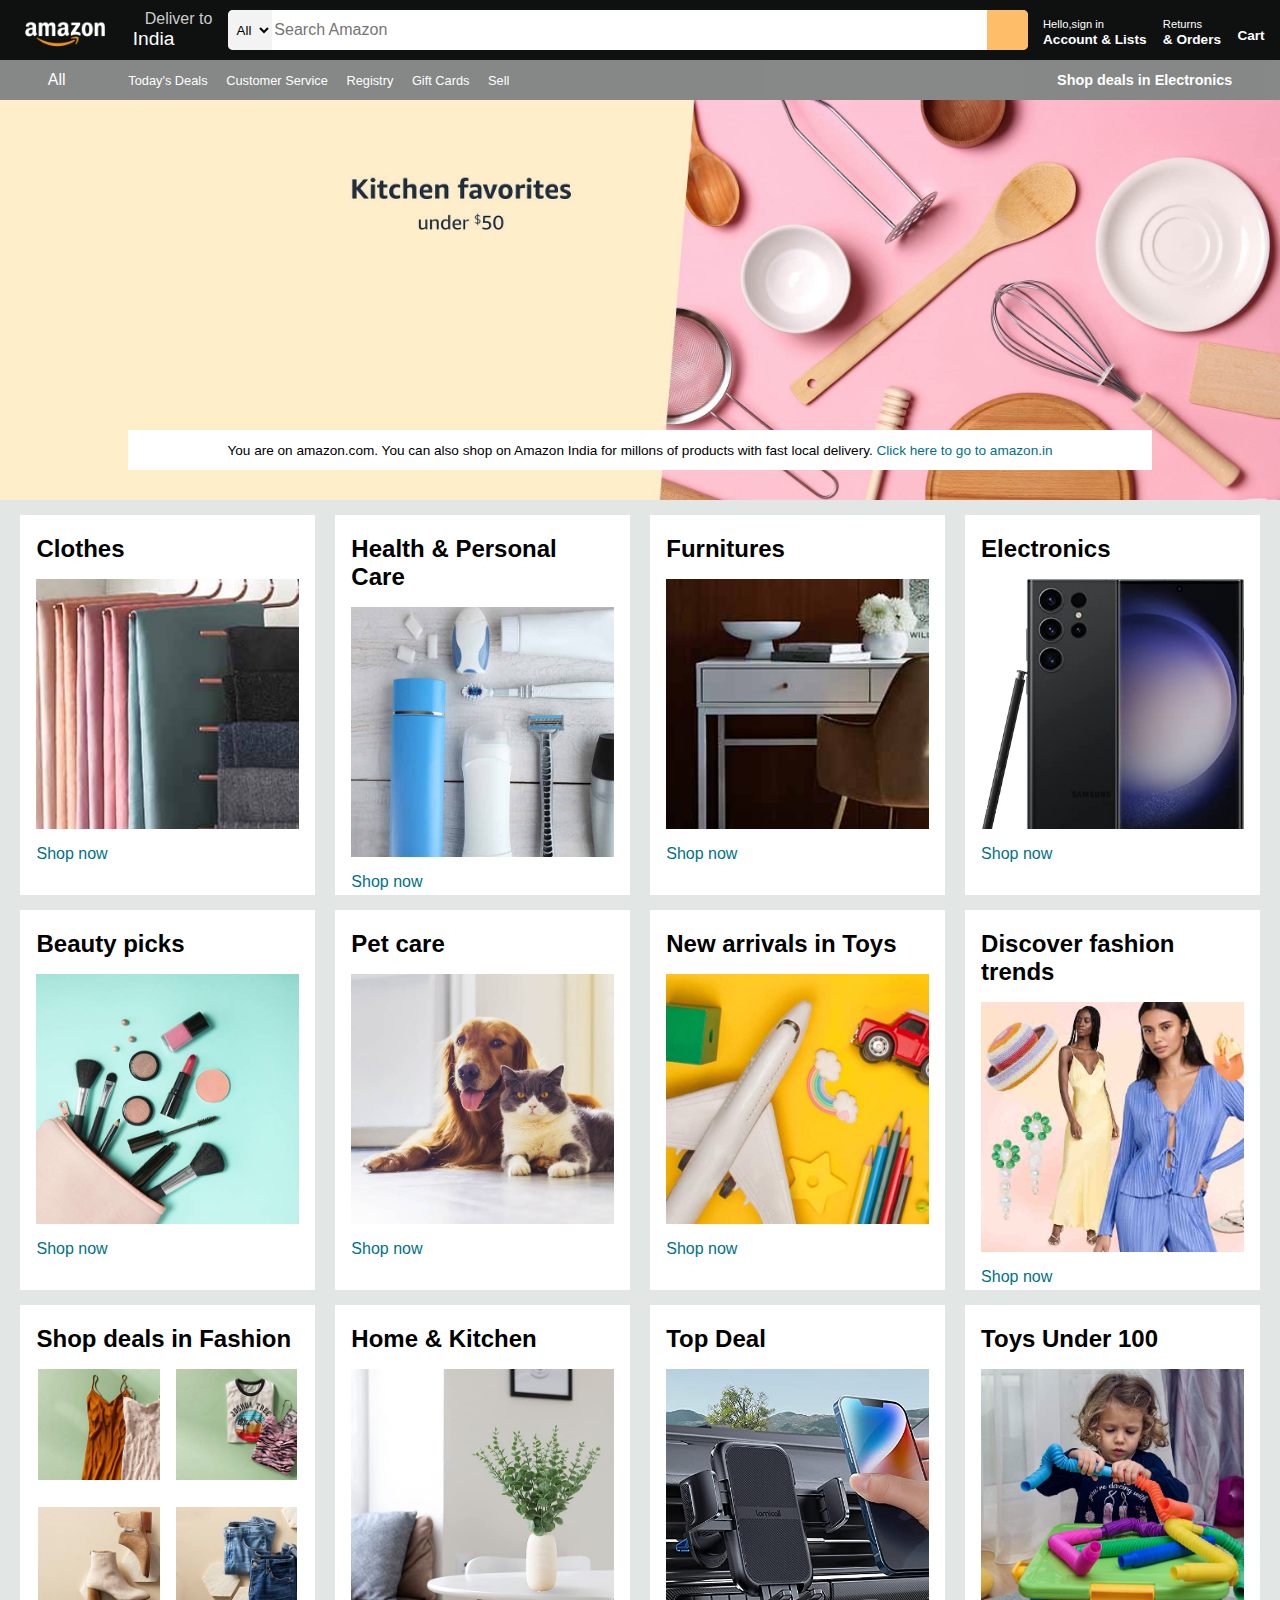
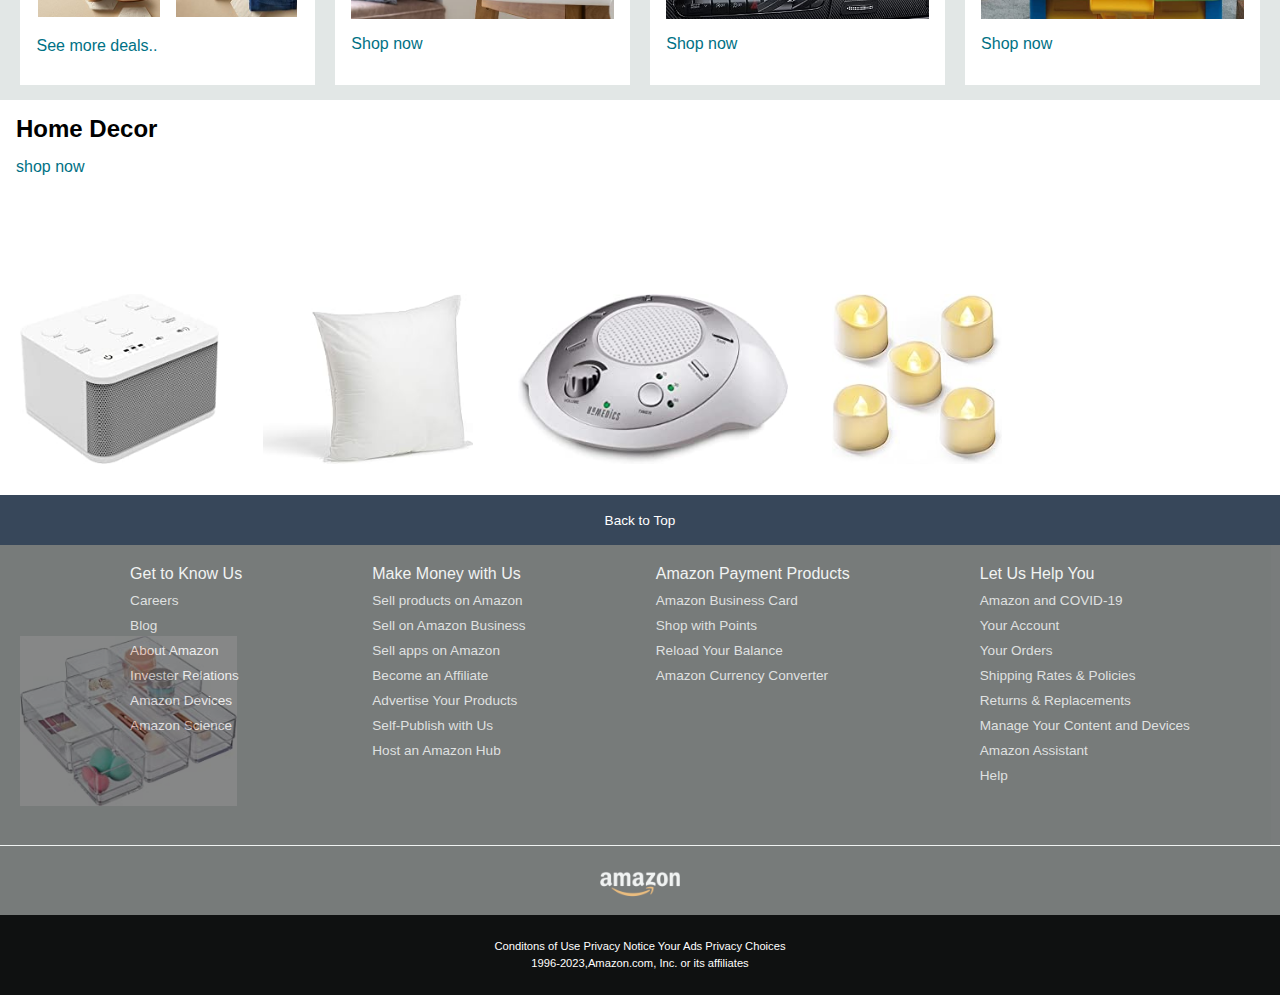
<file: index.html>
<!DOCTYPE html>
<html lang="en">
<head>
	<meta charset="UTF-8">
	<meta name="viewport" content="width=device-width, initial-scale=1.0">
	<title>Amazon Clone</title>
	<link rel="stylesheet" href="https://cdnjs.cloudflare.com/ajax/libs/font-awesome/6.4.2/css/all.min.css" integrity="sha512-z3gLpd7yknf1YoNbCzqRKc4qyor8gaKU1qmn+CShxbuBusANI9QpRohGBreCFkKxLhei6S9CQXFEbbKuqLg0DA==" crossorigin="anonymous" referrerpolicy="no-referrer" />
	<link rel="stylesheet" type="text/css" href="style.css">

</head>
<body>
	<header>
	<div class="navbar">
			<div class="nav-logo border">
				<div class="logo"></div>
			</div>

			<div class="nav-address border">
				<p class="add-first"> Deliver to</p>
				<div class="add-icon">
					<i class="fa-solid fa-location-dot"></i>
					<p class="add-second">India</p>
				</div>
			</div>

			<div class="nav-search">
				<select class="search-select">
					<option>All</option>
				</select>
				<input placeholder="Search Amazon" class="search-input">
				<div class="search-icon">
					<i class="fa-solid fa-magnifying-glass"></i>
				</div>
			</div>

		<div class="nav-signin border">
			<p><span>Hello,sign in</span></p>
			<p class="nav-second">Account & Lists</p>
		</div>

		<div class="nav-return border">
			<p><span>Returns</span></p>
			<p class="nav-second">& Orders</p>
		</div> 

		<div class="nav-cart border">
			<i class="fa-solid fa-cart-shopping"></i>
			Cart
		</div>
	</div>

	<div class="panel">
		<div class="panel-all">
			<i class="fa-solid fa-bars"></i>
			All
		</div>

		<div class="panel-option">
			<p>Today's Deals</p>
			<p>Customer Service</p>
			<p>Registry</p>
			<p>Gift Cards</p>
			<p>Sell</p>
		</div>

		<div class="panel-deals">
			Shop deals in Electronics
		</div>
	</div>
    </header>
<main>

	<div class="hero-section">
    	<div class="hero-msg">
    		<p>You are on amazon.com. You can also shop on Amazon India for millons of products with fast local delivery. <a>Click here to go to amazon.in</a></p>
    	</div>
    </div>

    <div class="shop-section">
    	<div class="box">
    	<div class="box-content">
    		<h2>Clothes</h2>
    		<div class="box-img" style="background-image: url('box1_image.jpg');"></div>
    		<p class="para">Shop now</p>
    	</div>
        </div>
    	<div class="box">
    		<div class="box-content">
    		<h2>Health & Personal Care</h2>
    		<div class="box-img" style="background-image: url('box2_image.jpg');"></div>
    		<p>Shop now</p>
    	</div>
        </div>
    	
    	<div class="box">
    		<div class="box-content">
    		<h2>Furnitures</h2>
    		<div class="box-img" style="background-image: url('box3_image.jpg');"></div>
    		<p>Shop now</p>
    	</div>
        </div>
    	
    	<div class="box">
    		<div class="box-content">
    		<h2>Electronics</h2>
    		<div class="box-img" style="background-image: url('box4_image.jpg');"></div>
    		<p>Shop now</p>
    	</div>
    	</div>

    	<div class="box">
    	<div class="box-content">
    		<h2>Beauty picks</h2>
    		<div class="box-img" style="background-image: url('box5_image.jpg');"></div>
    		<p>Shop now</p>
    	</div>
        </div>
    	<div class="box">
    		<div class="box-content">
    		<h2>Pet care</h2>
    		<div class="box-img" style="background-image: url('box6_image.jpg');"></div>
    		<p>Shop now</p>
    	</div>
        </div>
    	
    	<div class="box">
    		<div class="box-content">
    		<h2>New arrivals in Toys</h2>
    		<div class="box-img" style="background-image: url('box7_image.jpg');"></div>
    		<p>Shop now</p>
    	</div>
        </div>
    	
    	<div class="box">
    		<div class="box-content">
    		<h2>Discover fashion trends</h2>
    		<div class="box-img" style="background-image: url('box8_image.jpg');"></div>
    		<p>Shop now</p>
    	</div>
    	</div>


    	<div class="boxxx">
		<h2>Shop deals in Fashion</h2>
		<div class="box1">
			<div class="boxx" style="background-image: url('box10_image.jpg');"></div>
			<div class="boxx" style="background-image: url('box11_image.jpg');"></div>
		</div>
		
		<div class="box1">
			<div class="boxx" style="background-image: url('box18_image.jpg');"></div>
			<div class="boxx" style="background-image: url('box9_image.jpg');"></div>
		</div>
		<p>See more deals..</p>
		</div>
    	
    	<div class="box">
    		<div class="box-content">
    		<h2>Home & Kitchen</h2>
    		<div class="box-img" style="background-image: url('box16_image.jpg');"></div>
    		<p>Shop now</p>
    	</div>
        </div>
    	
    	<div class="box">
    		<div class="box-content">
    		<h2>Top Deal</h2>
    		<div class="box-img" style="background-image: url('box17_image.jpg');"></div>
    		<p>Shop now</p>
    	</div>
        </div>
    	
    	<div class="box">
    		<div class="box-content">
    		<h2>Toys Under 100</h2>
    		<div class="box-img" style="background-image: url('box15_image.jpg');"></div>
    		<p>Shop now</p>
    	</div>
    	</div>

        <div class="box2">
        <h2>Home Decor</h2>
        <p>shop now</p><br>
        <img class="img" src="b1.jpg" alt="">
        <img class="img" src="b2.jpg" alt="">
        <img class="img" src="b3.jpg" alt="">
        <img class="img" src="b4.jpg" alt="">
        <img class="img" src="b5.jpg" alt="">
        
    </div>
    </div>
</main>
    

    <footer>
    	<div class="foot-panel1">
    		Back to Top
    	</div>

    	<div class="foot-panel2">
    		<ul>
    			<p>Get to Know Us</p>
    			<a>Careers</a>
    			<a>Blog</a>
    			<a>About Amazon</a>
    			<a>Invester Relations</a>
    			<a>Amazon Devices</a>
    			<a>Amazon Science</a>
    		</ul>

    		<ul>
    			    			<p>Make Money with Us</p>
    			<a>Sell products on Amazon</a>
    			<a>Sell on Amazon Business</a>
    			<a>Sell apps on Amazon</a>
    			<a>Become an Affiliate</a>
    			<a>Advertise Your Products</a>
    			<a>Self-Publish with Us</a>
    			<a>Host an Amazon Hub</a>
    		</ul>

    		<ul>
    			<p>Amazon Payment Products</p>
    			<a>Amazon Business Card</a>
    			<a>Shop with Points</a>
    			<a>Reload Your Balance</a>
    			<a>Amazon Currency Converter</a>
    		</ul>

    		<ul>
    			<p>Let Us Help You</p>
    			<a>Amazon and COVID-19</a>
    			<a>Your Account</a>
    			<a>Your Orders</a>
    			<a>Shipping Rates & Policies</a>
    			<a>Returns & Replacements</a>
    			<a>Manage Your Content and Devices</a>
    			<a>Amazon Assistant</a>
    			<a>Help</a>
    		</ul>
    	</div>

    	<div class="foot-panel3">
    		<div class="logo"></div>
    	</div>

    	<div class="foot-panel4">
    		<div class="pages">
    			<a>Conditons of Use</a>
    			<a>Privacy Notice</a>
    			<a>Your Ads Privacy Choices</a>
    		</div>
    		<div class="copyright">
    			1996-2023,Amazon.com, Inc. or its affiliates
    		</div>
    	</div>
    </footer>
</body>
</html>
</file>
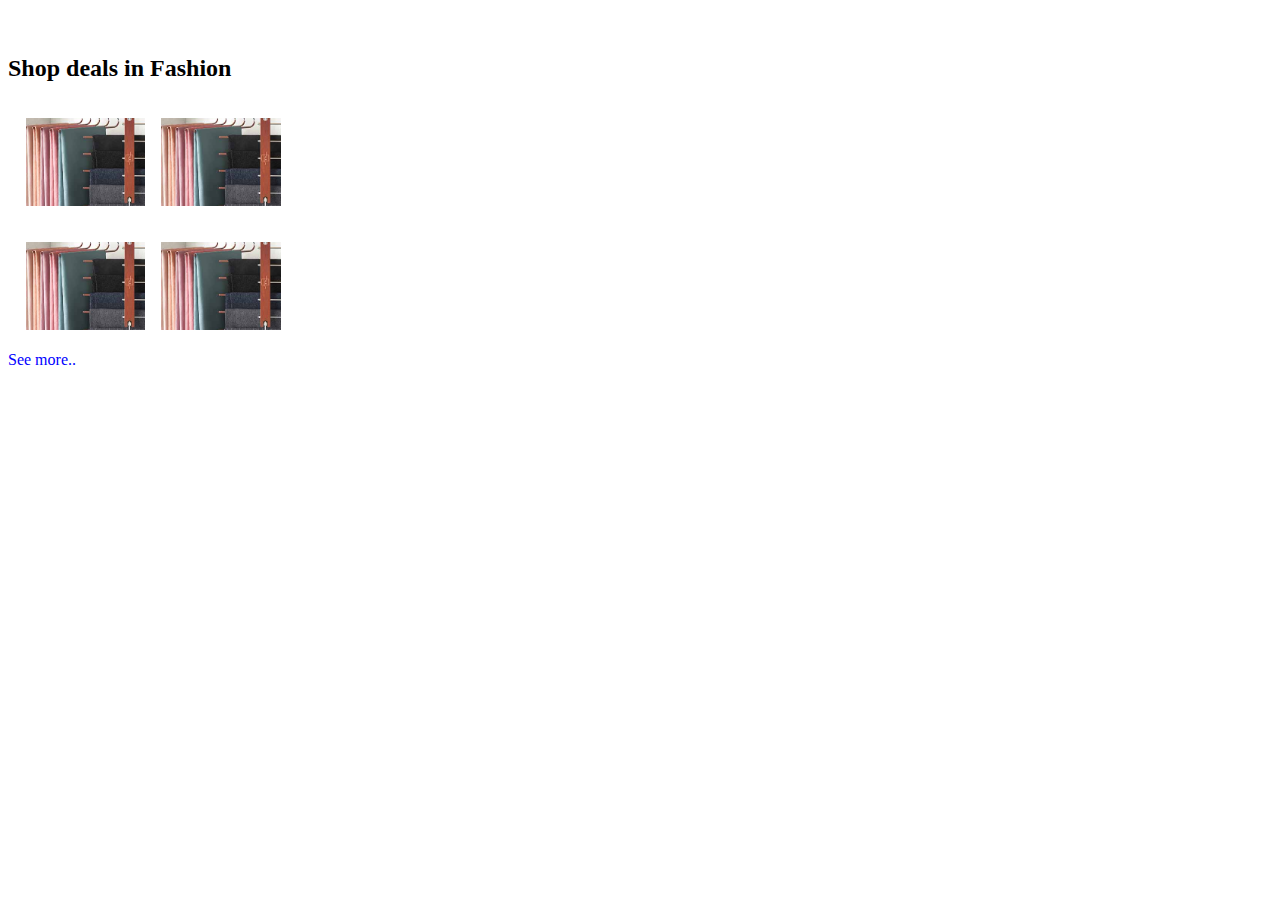
<file: amazon div sec.html>
<!DOCTYPE html>
<html lang="en">
<head>
	<meta charset="UTF-8">
	<meta name="viewport" content="width=device-width, initial-scale=1.0">
	<title>Document</title>
	<style>
		*{
			box-sizing: border-box;
		}
		.box{
			/*border: 2px solid none;*/
			height: 350px;
			width: 23%;
			background-color: white;
			display: block;
			/*justify-content: space-evenly;*/
			/*align-items: flex-start;*/
			padding: 20px 0px 15px;
			margin-top: 15px;
		}
		.box1{
			/*border: 2px solid none;*/
			margin: 5px;
			padding: 5px;
			display: flex;
			justify-content: center;
			align-items: center;
			height: 38%;
		}
		.boxx{
			/*border: 3px solid none;*/
			margin: 0.5rem;
			padding: 1rem;
			height: 80%;
			width: 100%;
			/*background-image: url("box1_image.jpg");*/
			background-size: cover;
		}
		.box p{
			margin-top: 0px;
			color: blue;
		}
	</style>
</head>
<body>
	<div class="box">
		<h2>Shop deals in Fashion</h2>
		<div class="box1">
			<div class="boxx" style="background-image: url('box1_image.jpg');"></div>
			<div class="boxx" style="background-image: url('box1_image.jpg');"></div>
		</div>
		
		    <div class="box1">
			<div class="boxx" style="background-image: url('box1_image.jpg');"></div>
			<div class="boxx" style="background-image: url('box1_image.jpg');"></div>
		</div>
		<p>See more..</p>
		</div>
	
</body>
</html>
</file>
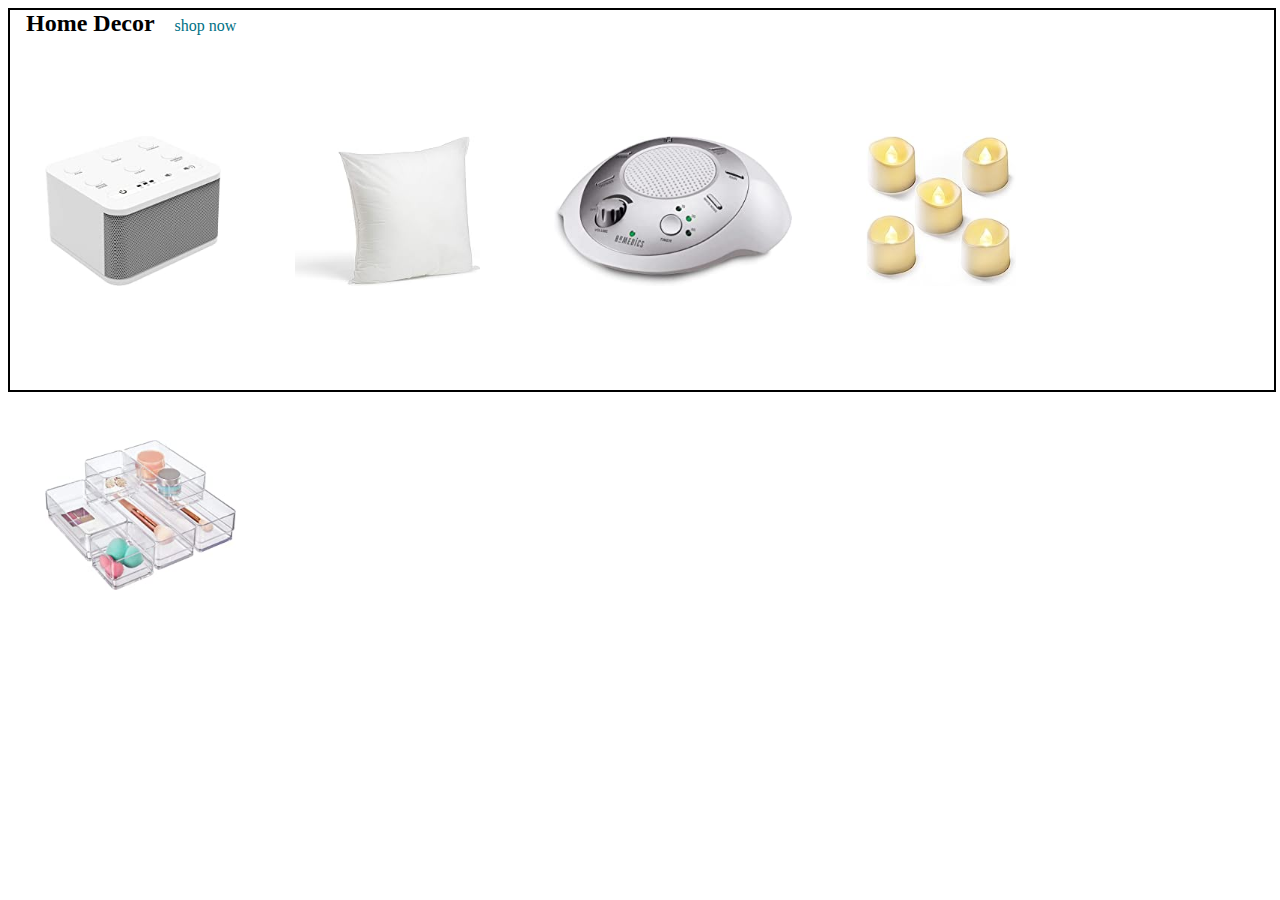
<file: amazon div2.html>
<!DOCTYPE html>
<html lang="en">
<head>
	<meta charset="UTF-8">
	<meta name="viewport" content="width=device-width, initial-scale=1.0">
	<title>Document</title>
	<style>
		.box2{
			border: 2px solid black;
			height: 380px;
			width: 100%;
		}
		.img{
			padding: 35px;
			height: 150px;
			margin-top: 4rem;
			margin-bottom: 1rem;
		}
		/*.box2 h2{
			margin-left: 1rem;
		}*/
		.box2 h2,p{
			display: inline;
			margin-top: 15px;
			padding: 0;
		}
		.box2 p{
			color: #007185;
			margin: 1rem;

		}
		.box2 p:hover{
			color: chocolate;
		}
		.box2 h2{
			margin-left: 1rem;
			margin-top: 15px;
		}
		
	</style>
</head>
<body>
	<div class="box2">
		<h2>Home Decor</h2>
		<p>shop now</p><br>
		<img class="img" src="b1.jpg" alt="">
		<img class="img" src="b2.jpg" alt="">
		<img class="img" src="b3.jpg" alt="">
		<img class="img" src="b4.jpg" alt="">
		<img class="img" src="b5.jpg" alt="">
		
	</div>
</body>
</html>
</file>
<file: style.css>
*{
	margin: 0;
	font-family: Arial;
	box-sizing: border-box;
}
.navbar{
	height: 60px;
	background-color: #0f1111;
	color: white;
	display: flex;
	align-items: center;
	justify-content: space-evenly;
}

.nav-logo{
	height: 50px;
	width:100px ;
}
.logo{
	background-image: url("amazon_logo.png");
	background-size: cover;
	height: 50px;
	width: 100%;
}
.border{
	border: 1.5px solid transparent;
}
.border:hover{
	border: 1.5px solid white;
}

/**Box 2**/
.add-first{
	color: #cccccc;
	font-size: 1rem;
	margin-left: 15px;
}

.add-second{
	font-size: 1.2rem;
	margin-left: 3px;
}

.add-icon{
	display: flex;
	align-items: center;
}

/**Box3**/
.nav-search{
	display: flex;
	justify-content: space-evenly;
	background-color: pink;
	width: 800px;
	height: 40px;
	border-radius: 5px;
}

.search-select{
	background-color: #f3f3f3;
	width: 50px;
	border-top-left-radius: 5px;
	border-bottom-left-radius: 5px;
	border: none;
	text-align: center;
}

.search-input{
	width: 100%;
	font-size: 1rem;
	border: none;
}

.search-icon{
	width: 45px;
	display: flex;
	justify-content: center;
	align-items: center;
	font-size: 1.5rem;
	background-color: #febd68;
	border-top-right-radius: 5px;
	border-bottom-right-radius: 5px;
    color: #0f1111;
}

.nav-search:hover{
	border: 2px solid orange;

}

/**Box 4**/
span{
	font-size: 0.7rem;
}

.nav-second{
	font-size: 0.85rem;
	font-weight: 700;
}

/**Box 5**/
.nav-cart i{
     font-size: 30px;
}

.nav-cart{
	font-size: 0.85rem;
	font-weight: 700;
}

/** Panel **/
.panel{
	height: 40px;
	background-color: #0f1111;
	opacity: 0.5;
	color: white;
	display: flex;
	align-items: center;
	justify-content: space-evenly;
}
.panel-option p{
	display: inline;
	margin-left: 15px;
}

.panel-option{
	width: 70%;
	font-size: 0.8rem;
}

.panel-deals{
	font-size: 0.9rem;
	font-weight: 700;
}

/**Hero section**/
.hero-section{
	background-image: url("hero_img.jpg");
	background-size: cover;
	height: 400px;
	display: flex;
	justify-content: center;
	align-items: flex-end;
}

.hero-msg{
	background-color: white;
	color: black;
	height: 40px;
	display: flex;
	align-items: center;
	justify-content: center;
	font-size: 0.85rem;
	width: 80%;
	margin-bottom: 30px;
}

.hero-msg a{
	color: #007185;
}

/**Shop section**/

.shop-section{
	display: flex;
	flex-wrap: wrap;
	justify-content: space-evenly;
	background-color: #e2e7e6;
}

.box{
	/*border: 2px solid black;*/
	height: 380px;
	width: 23%;
	background-color: white;
	padding: 20px 0px 15px;
	margin-top: 15px;
}

.box-img{
	height: 250px;
	background-size: cover;
	margin-top: 1rem;
	margin-bottom: 1rem;
}
.box-content{
	margin-left: 1rem;
	margin-right: 1rem;
}
.box-content p{
	color: #007185;
}

.shop-section p:hover{
	color: brown;
}

.box2{
			border: 2px solid none;
			height: 380px;
			width: 100%;
			background-color:white; 
			margin-top: 15px;
		}
		.img{
			padding: 20px;
			height: 210px;
			margin-top: 4rem;
			margin-bottom: 4rem;
		}
		/*.box2 h2{
			margin-left: 1rem;
		}*/
		/*.box2 h2,p{
			display: inline;
			padding: 0;
		}*/
		.box2 p{
			color: #007185;
			margin: 1rem;
			margin-top: 15px;

		}
		.box2 p:hover{
			color: chocolate;
		}
		.box2 h2{
			margin-left: 1rem;
			margin-top: 15px;
		}

/**Footer**/
footer{
	margin-top: 15px;
	background-color: #e2e7e6;
}
.foot-panel1{
	background-color: #37475a;
	color: white;
	height: 50px;
	display: flex;
	justify-content: center;
	align-items: center;
	font-size: 0.85rem;
}

.foot-panel2{
	background-color: #0f1111;
	opacity: 0.5;
	color: white;
	height: 300px;
	display: flex;
	justify-content: space-evenly;
}

ul{
	margin-top: 20px;
}
ul a{
	display: block;
	font-size: 0.85rem;
	margin-top: 10px;
    color: #dddddd;
}

.foot-panel3{
	background-color: #0f1111;
	opacity: 0.5;
	border-top: 0.5px solid white;
	color: white;
	height: 70px;
	display: flex;
    justify-content: center;
    align-items: center;
}

.logo{
	background-image: url("amazon_logo.png");
	background-size: cover;
	height: 50px;
	width: 100px;
}

.foot-panel4{
	background-color: #0f1111;
	color: white;
	height: 80px;
	/*display: flex;
	justify-content: center;
	align-items: center;*/
}

.pages{
	font-size: 0.7rem;
	text-align: center;
	padding-top: 25px;
}

.copyright{
	font-size: 0.7rem;
	text-align: center;
	padding-top: 5px
}





.boxxx{
			/*border: 2px solid none;*/
			height: 380px;
			width: 23%;
			background-color: white;
			display: block;
			/*justify-content: space-evenly;*/
			/*align-items: flex-start;*/
			padding: 20px 0px 15px;
			margin-top: 15px;
		}
		.box1{
			/*border: 2px solid none;*/
			margin: 5px;
			padding: 5px;
			display: flex;
			justify-content: center;
			align-items: center;
			height: 38.5%;
		}
		.boxx{
			/*border: 3px solid none;*/
			margin: 0.5rem;
			margin-bottom: 0.5rem;
			padding: 1rem;
			height: 90%;
			width: 100%;
			/*background-image: url("box1_image.jpg");*/
			background-size: cover;
		}
	
		.boxxx h2{
			margin-left: 1rem;
		}
		.boxxx p{
			margin: 0.5rem;
			padding: 0;
			color: #007185;
			margin-left: 1rem;
		}

		.boxxx p:hover{
			color: chocolate;
			text-decoration: underline;
		}



		/*Responsive*/
		@media(max-width: 1000px) {
			.shop-section{
				flex-wrap: wrap;
				flex-direction: column;
				align-items: center;

			}
			.box{
				width: 30%;
				height: 50%;
			}
			.boxxx{
				width: 30%;
			}
		}

		@media(max-width:800px){

			.box2{
				overflow: scroll;
			}
			.box{
				width: 80%;
			}
			.boxxx{
				width: 80%;
			}

		}

			@media(max-width:535px){
				.hero-msg{
					height: 25%}
				.foot-panel2{
					overflow: hidden;
				}
			}

			@media(max-width: 600px){
				.navbar{
					height: 120px;
					flex-direction: column;
					flex-wrap: wrap;
					align-items: flex-start;
					font-size: 1px;
				}
				.nav-search{
					width: 300px;
				}

				html, body {
  overflow-x: hidden;
}
body {
  position: relative
}
			}
</file>
